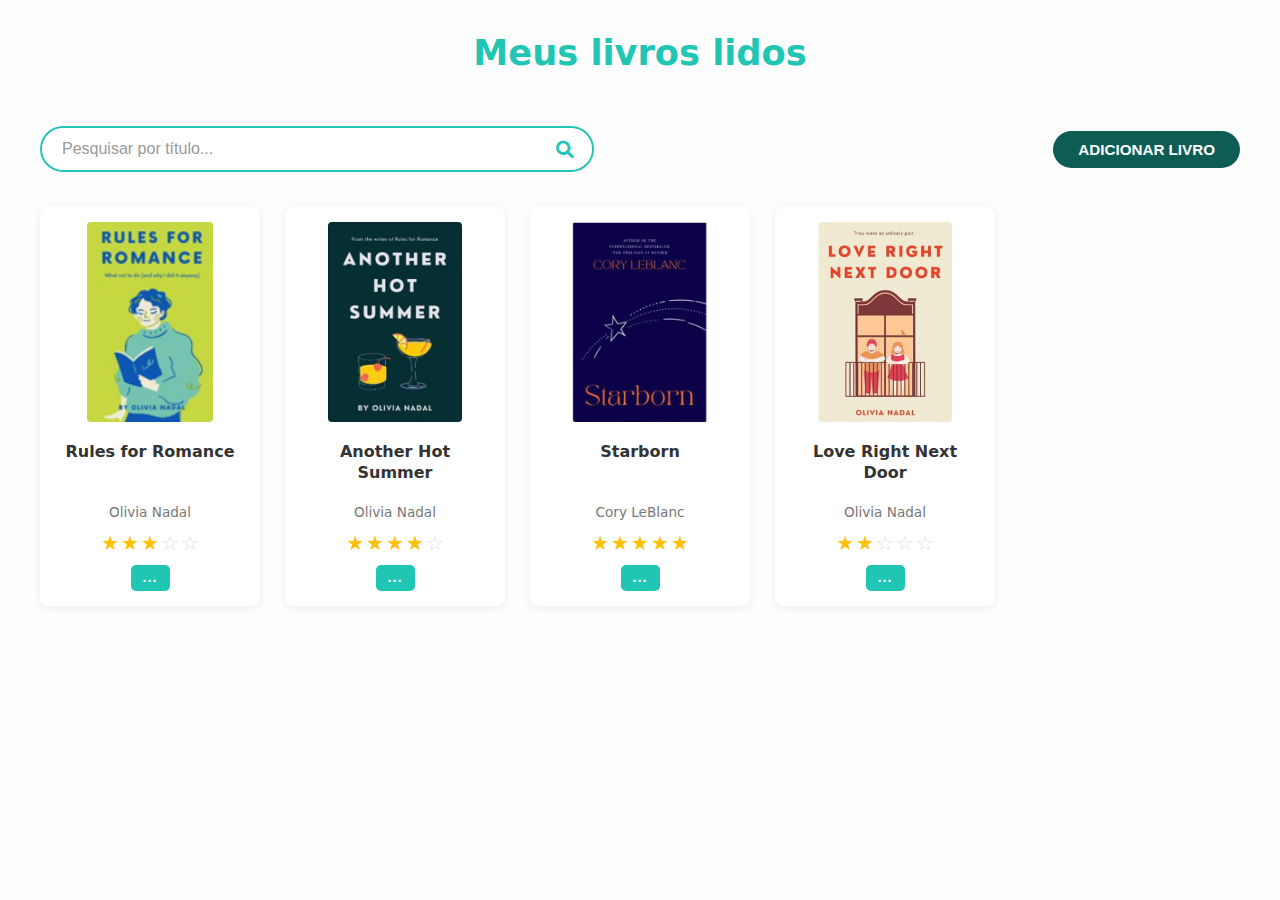
<file: index.html>
<!DOCTYPE html>
<html lang="pt-BR">
<head>
    <meta charset="UTF-8">
    <meta name="viewport" content="width=device-width, initial-scale=1.0">
    <title>Meus Livros Lidos</title>
    <link rel="stylesheet" href="style.css">
    <link rel="stylesheet" href="https://cdnjs.cloudflare.com/ajax/libs/font-awesome/6.0.0-beta3/css/all.min.css">
</head>
<body>
    <header>
        <h1>Meus livros lidos</h1>
    </header>

    <main>
        <div class="search-add-container">
            <div class="search-bar">
                <input type="text" id="searchInput" placeholder="Pesquisar por título...">
                <button id="searchButton"><i class="fas fa-search"></i></button>
            </div>
            <button id="addBookBtn" class="btn btn-primary">Adicionar Livro</button>
        </div>

        <div id="bookList" class="book-grid">
            
            <div class="book-card" data-id="1" onclick="openDetailsModalWithData(this)">
                <img src="images/rules.jpg.png" alt="Capa do livro Rules for Romance">
                <h3>Rules for Romance</h3>
                <p class="author">Olivia Nadal</p>
                <div class="rating">
                    <span class="star filled">★</span>
                    <span class="star filled">★</span>
                    <span class="star filled">★</span>
                    <span class="star">☆</span>
                    <span class="star">☆</span>
                </div>
                <button class="options-btn" data-id="1" onclick="event.stopPropagation(); console.log('Options for book 1');">...</button>
            </div>
            <div class="book-card" data-id="2" onclick="openDetailsModalWithData(this)">
                <img src="images/another.jpg.png" alt="Capa do livro Another Hot Summer">
                <h3>Another Hot Summer</h3>
                <p class="author">Olivia Nadal</p>
                <div class="rating">
                    <span class="star filled">★</span>
                    <span class="star filled">★</span>
                    <span class="star filled">★</span>
                    <span class="star filled">★</span>
                    <span class="star">☆</span>
                </div>
                <button class="options-btn" data-id="2" onclick="event.stopPropagation(); console.log('Options for book 2');">...</button>
            </div>
            <div class="book-card" data-id="3" onclick="openDetailsModalWithData(this)">
                <img src="images/starborn.jpg.png" alt="Capa do livro Starborn">
                <h3>Starborn</h3>
                <p class="author">Cory LeBlanc</p>
                <div class="rating">
                    <span class="star filled">★</span>
                    <span class="star filled">★</span>
                    <span class="star filled">★</span>
                    <span class="star filled">★</span>
                    <span class="star filled">★</span>
                </div>
                <button class="options-btn" data-id="3" onclick="event.stopPropagation(); console.log('Options for book 3');">...</button>
            </div>
            <div class="book-card" data-id="4" onclick="openDetailsModalWithData(this)">
                <img src="images/love.jpg.png" alt="Capa do livro Love Right Next Door">
                <h3>Love Right Next Door</h3>
                <p class="author">Olivia Nadal</p>
                <div class="rating">
                    <span class="star filled">★</span>
                    <span class="star filled">★</span>
                    <span class="star">☆</span>
                    <span class="star">☆</span>
                    <span class="star">☆</span>
                </div>
                <button class="options-btn" data-id="4" onclick="event.stopPropagation(); console.log('Options for book 4');">...</button>
            </div>
        </div>
    </main>

    <div id="bookDetailsModal" class="modal">
        <div class="modal-content">
            <span class="close-button" onclick="closeDetailsModal()">×</span>
            <div class="modal-details-layout">
                <div class="modal-details-left">
                    <div id="modalBookCoverContainer"><img id="modalBookCover" src="images/another.jpg.png" alt="Capa do livro"></div>
                    <button id="deleteBookModalBtn" class="btn btn-danger btn-full-width">Excluir este livro</button>
                    <div class="book-meta">
                        <p><strong>Nota:</strong> <span id="modalBookRating">★★★★☆</span></p>
                        <p><strong>Adicionado em:</strong> <span id="modalBookDateAdded">12/04/2022</span></p>
                        <p><strong>Gênero:</strong> <span id="modalBookGenre">Romance</span></p>
                        <p><strong>ISBN-13:</strong> <span id="modalBookISBN13">97838793495790</span></p>
                        <p><strong>ISBN-10:</strong> <span id="modalBookISBN10">8973478841</span></p>
                        <p><strong>Ano:</strong> <span id="modalBookYear">2019</span></p>
                        <p><strong>Páginas:</strong> <span id="modalBookPages">304</span></p>
                        <p><strong>Idioma:</strong> <span id="modalBookLanguage">Português</span></p>
                        <p><strong>Editora:</strong> <span id="modalBookPublisher">Versus</span></p>
                    </div>
                    <button id="editBookModalBtnDetails" class="btn btn-primary btn-full-width btn-edit-book-details">Editar</button>
                </div>
                <div class="modal-details-right">
                    <h2 id="modalBookTitle">Another Hot Summer</h2>
                    <p id="modalBookAuthor" class="modal-author-name">Olivia Nadal</p>
                    
                    <p class="section-label"><strong>Sinopse:</strong></p>
                    <p id="modalBookSynopsis">Lorem ipsum dolor sit amet, consectetur adipiscing elit. Sed tempus non quam non sodales. Duis ac aliquet dui, fermentum maximus risus. Phasellus dictum euismod metus quis feugiat. Duis at erat justo. Nulla lobortis tortor non erat tincidunt laoreet. Mauris vitae odio non lectus vulputate pretium. Phasellus rhoncus ullamcorper justo ut maximus. Quisque sed posuere tortor. Nunc sit amet augue quis lectus pulvinar varius a eget lorem. Duis venenatis nulla id magna placerat lacinia. Phasellus in felis vitae odio lobortis dignissim sed sit amet est. Curabitur suscipit nunc arcu, venenatis feugiat tellus auctor sed. Integer fringilla nibh sed accumsan volutpat. Aliquam dictum ultrices velit eleifend iaculis. Suspendisse suscipit, justo non molestie lacinia, tortor sem luctus lectus, at accumsan nulla diam in sapien.</p>
                    
                    <div class="review-heading-container">
                        <p class="section-label"><strong>Resenha:</strong></p>
                        <span class="edit-review-icon"><i class="fas fa-pencil-alt"></i></span>
                    </div>
                    <p id="modalBookReview" class="user-review">Lorem ipsum dolor sit amet, consectetur adipiscing elit. Sed tempus non quam non sodales. Duis ac aliquet dui, fermentum maximus risus. Phasellus dictum euismod metus quis feugiat. Duis at erat justo. Nulla lobortis tortor non erat tincidunt laoreet. Mauris vitae odio non lectus vulputate pretium.</p>
                </div>
            </div>
        </div>
    </div>

   
    <div id="addEditBookModal" class="modal">
        <div class="modal-content form-modal-content">
            <span class="close-button" onclick="closeAddEditModal()">×</span>
            <h2 id="modalFormTitle">Editar</h2>
            <form id="bookForm">
                <input type="hidden" id="bookId">

                <label for="titulo">Título:</label>
                <input type="text" id="titulo" name="titulo" required>

                <label for="autor">Autor:</label>
                <input type="text" id="autor" name="autor" required>

                <label for="anoPublicacao">Ano de Publicação:</label>
                <input type="number" id="anoPublicacao" name="anoPublicacao">

                <label for="genero">Gênero:</label>
                <input type="text" id="genero" name="genero">

                <label for="isbn">ISBN:</label>
                <input type="text" id="isbn" name="isbn">

                <label for="paginas">Páginas:</label>
                <input type="number" id="paginas" name="paginas">

                <label for="idioma">Idioma:</label>
                <input type="text" id="idioma" name="idioma"> 

                <label for="editora">Editora:</label>
                <input type="text" id="editora" name="editora">

                <label for="capaUrl">URL da Capa (opcional):</label>
                <input type="url" id="capaUrl" name="capaUrl" placeholder="capa.jpg">

                <label for="sinopse">Sinopse:</label>
                <textarea id="sinopse" name="sinopse" rows="4"></textarea>

                <label for="notaUsuario">Nota (0-5):</label>
                <input type="number" id="notaUsuario" name="notaUsuario" min="0" max="5" step="0.1">

                <label for="resenhaUsuario">Sua Resenha (opcional):</label>
                <textarea id="resenhaUsuario" name="resenhaUsuario" rows="4"></textarea>

                <div class="form-actions">
                    <button type="button" class="btn btn-secondary" onclick="closeAddEditModal()">VOLTAR</button> 
                    <button type="submit" class="btn btn-primary">SALVAR</button> 
                </div>
            </form>
        </div>
    </div>
    <script src="script.js"></script>
</body>
</html>
</file>
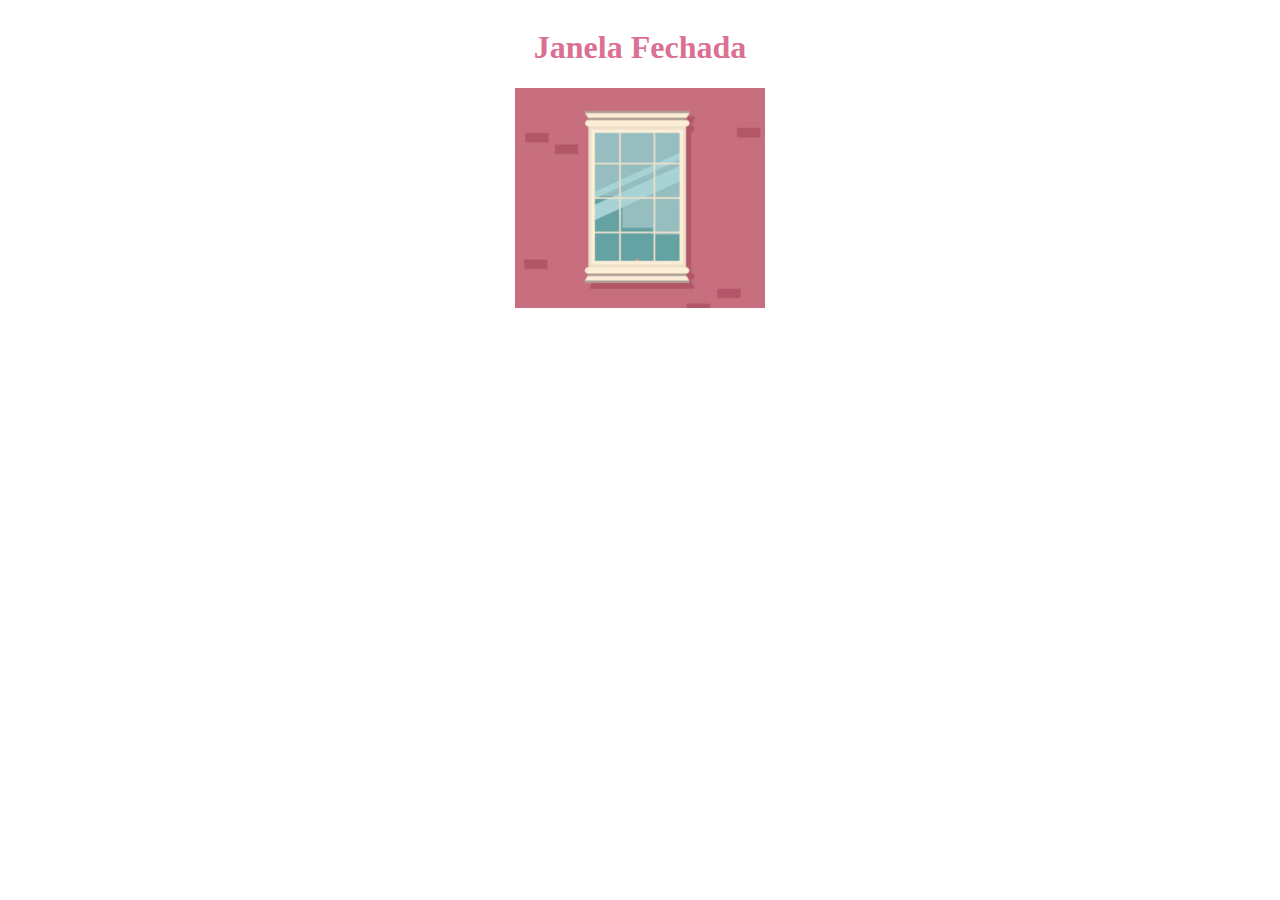
<file: Atividade13/Atividade13.html>
<!DOCTYPE html>
<html lang="en">
<head>
    <meta charset="UTF-8">
    <meta name="viewport" content="width=device-width, initial-scale=1.0">
    <title>Atividade 13</title>

    <style>
         body {
        display: flex;
        flex-direction: column;
        align-items: center;
    }
        #janela {
            max-width: 250px;
            cursor: pointer; 
            justify-content: center;
            
        
        }
        h1 {
            text-align: center;
            color: palevioletred;
            font-family:'Segoe UI';
                }
    </style>
</head>
<body>
    <h1 id="status">Janela Fechada</h1>
    <div>
    <img id="janela" src="janela fechada.PNG" alt="Janela Fechada">
    </div>
    <script>
        const janela = document.getElementById('janela');
        const status = document.getElementById('status');

        function abrirJanela() {
        janela.src = 'janela aberta.PNG'; 
        status.textContent = 'Janela Aberta';
    }

   
    function fecharJanela() {
        janela.src = "janela fechada.PNG"; 
        status.textContent = 'Janela Fechada';
    }

   
    function quebrarJanela() {
        janela.src = 'janela quebrada.PNG'; 
        status.textContent = 'Janela Quebrada';
    }

    janela.addEventListener('mouseover', abrirJanela);
    janela.addEventListener('mouseout', fecharJanela);
    janela.addEventListener('click', quebrarJanela);
    </script>
   
</script>
</body>
</html>
</file>
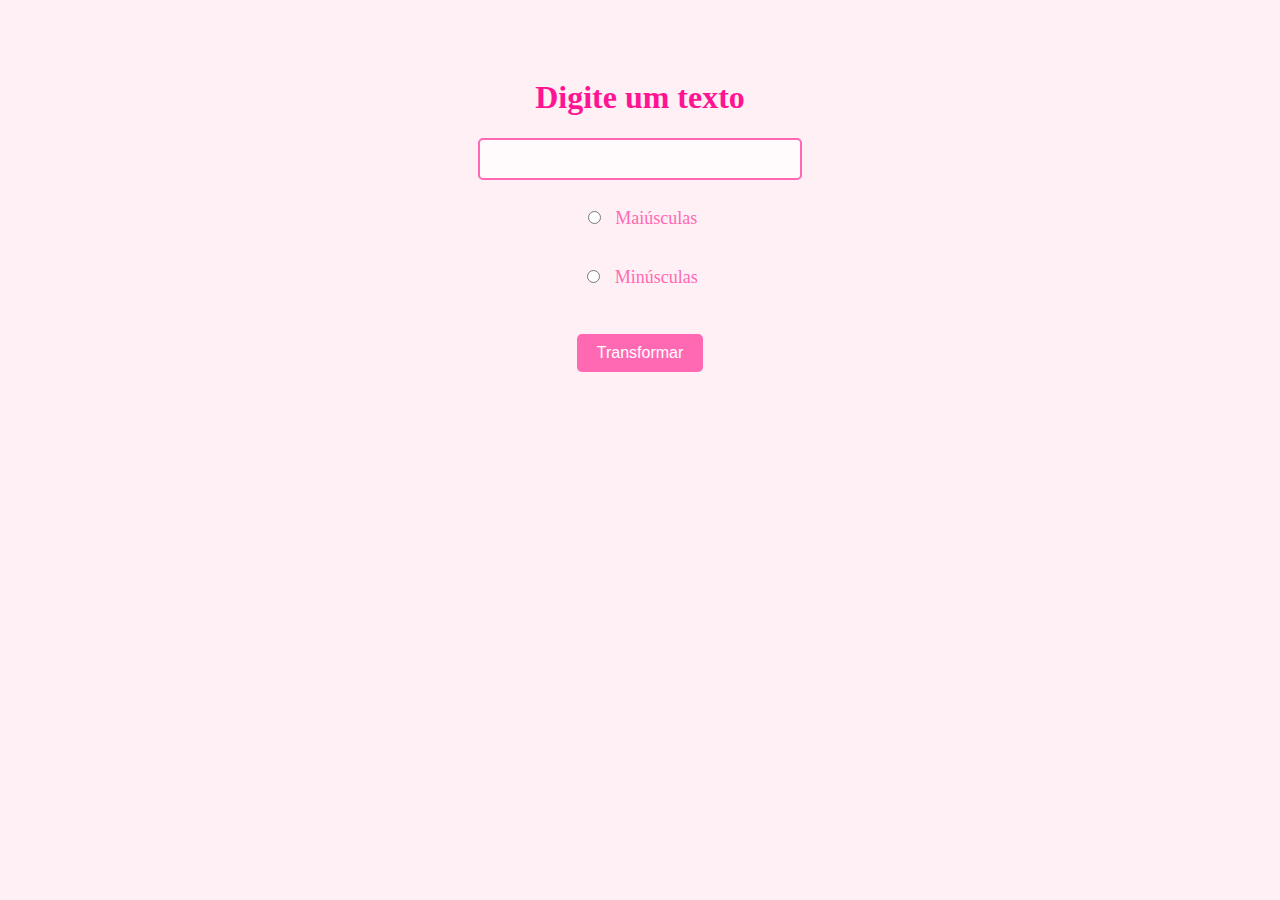
<file: Atividade14/Atividade14.html>
<!DOCTYPE html>
<html lang="en">
<head>
    <meta charset="UTF-8">
    <meta name="viewport" content="width=device-width, initial-scale=1.0">
    <title>Atividade 14</title>
</head>

<style>
    body {
        font-family: Georgia;
        background-color: #fff0f5;
        color: #ff69b4;
        text-align: center;
        padding: 50px;
    }

    h1, h2 {
        font-family:Georgia;
        color: #ff1493;
    }

    input[type="text"] {
        padding: 10px;
        width: 300px;
        font-size: 16px;
        border: 2px solid #ff69b4;
        border-radius: 5px;
        color: #ff1493;
        background-color: #fffafc;
    }

    label {
        font-size: 18px;
        display: block;
        margin: 10px 0;
    }

    input[type="radio"] {
        margin-right: 10px;
    }

    button {
        background-color: #ff69b4;
        color: white;
        padding: 10px 20px;
        border: none;
        border-radius: 5px;
        font-size: 16px;
        cursor: pointer;
        transition: background-color 0.3s ease;
    }

    button:hover {
        background-color: #ff1493;
    }

    #resultado {
        margin-top: 30px;
        font-size: 24px;
        font-weight: bold;
        color: #b90a67;
    }

    
</style>

<body>
    <h1>Digite um texto</h1>

<input type="text" id="texto" >
<br><br>

<label>
    <input type="radio" name="transformacao" value="maiuscula" id="maiuscula">
    Maiúsculas
</label>
<br>

<label>
    <input type="radio" name="transformacao" value="minuscula" id="minuscula">
    Minúsculas
</label>
<br><br>

<button id="transformar">Transformar</button>

<h2 id="resultado"></h2>

<script>
    const textoInput = document.getElementById('texto');
    const resultado = document.getElementById('resultado');
    const transformarBtn = document.getElementById('transformar');

    transformarBtn.addEventListener('click', () => {
        const texto = textoInput.value;
        if (document.getElementById('maiuscula').checked) {
            resultado.textContent = texto.toUpperCase(); 
        } else if (document.getElementById('minuscula').checked) {
            resultado.textContent = texto.toLowerCase();
        } else {
            resultado.textContent = 'escolha uma opção';
        }
    });
</script>
</body>
</html>
</file>
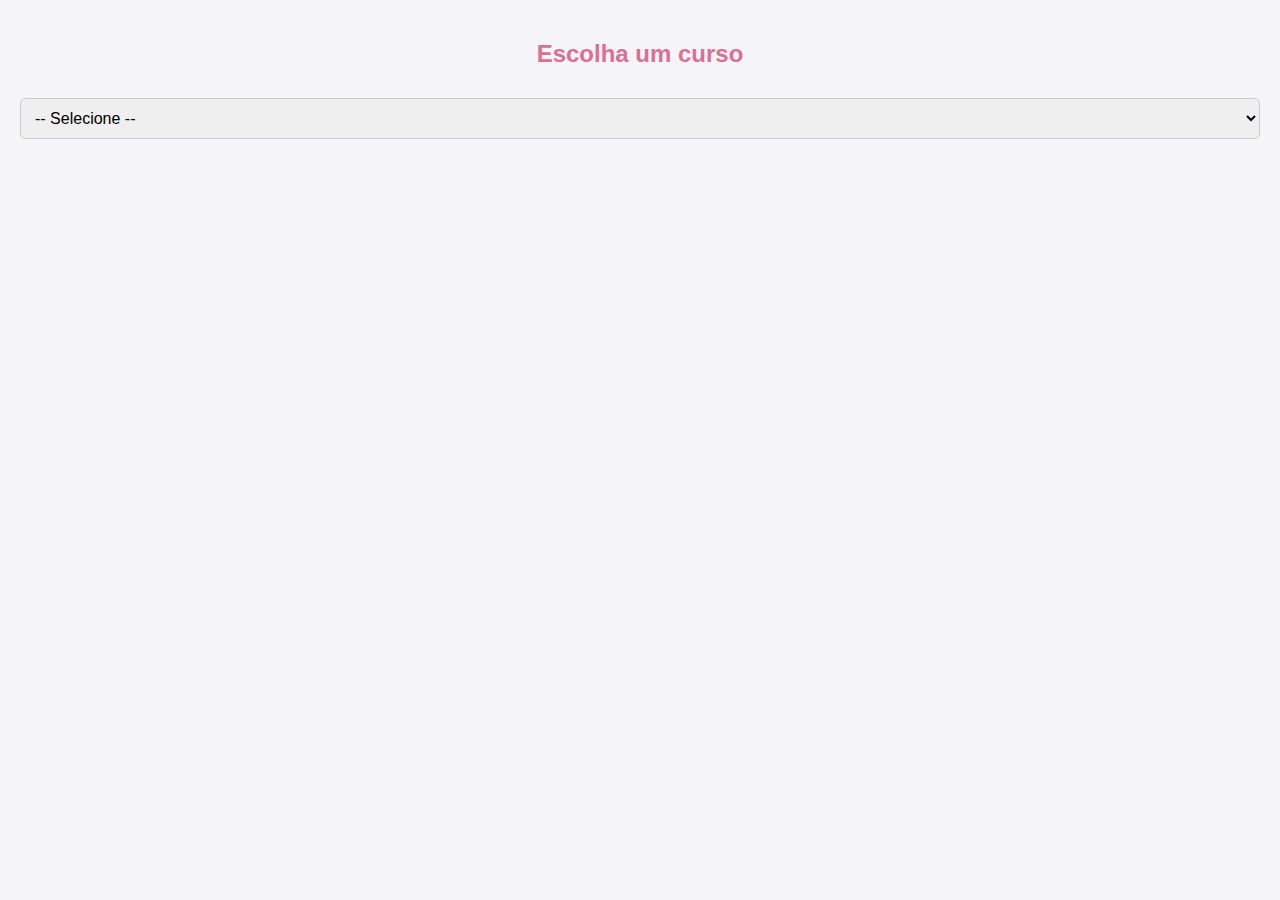
<file: Atividade16/Atividade16.html>
<!DOCTYPE html>
<html lang="pt-BR">
<head>
    <meta charset="UTF-8">
    <meta name="viewport" content="width=device-width, initial-scale=1.0">
    <title>Cursos da Fatec Sorocaba</title>

    <style>
        body {
            font-family: Arial, sans-serif;
            background-color: #f4f4f9;
            margin: 0;
            padding: 20px;
        }

        h2 {
            color: palevioletred;
            text-align: center;
        }

        select {
            width: 100%;
            padding: 10px;
            margin: 10px 0;
            border-radius: 5px;
            border: 1px solid #ccc;
            font-size: 16px;
        }

        option {
            padding: 10px;
        }

        .content {
            max-width: 500px;
            margin: 20px auto;
            background-color: #fff;
            padding: 20px;
            border-radius: 8px;
            box-shadow: 0 2px 10px rgba(0, 0, 0, 0.1);
        }

        .content h3 {
            color: rosybrown;
        }

        .content ul {
            list-style-type: none;
            padding: 0;
        }

        .content li {
            margin: 10px 0;
        }

        .content .details {
            font-size: 14px;
            color: #555;
        }

        .content .duration,
        .content .shift,
        .content .location {
            font-weight: bold;
        }
    </style>
</head>
<body>
    <h2>Escolha um curso</h2>
    <select id="curso" onchange="abrirCurso()">
        <option value="">-- Selecione --</option>
        <option value="ads">Análise e Desenvolvimento de Sistemas</option>
        <option value="logistica">Logística</option>
        <option value="mecatronica">Mecatrônica Industrial</option>
        <option value="gestao">Gestão da Tecnologia da Informação</option>
    </select>

    <script>
        function abrirCurso() {
            const select = document.getElementById("curso");
            const valor = select.value;
            const texto = select.options[select.selectedIndex].text;

            if (!valor) return; 

            const confirmacao = confirm(`Deseja abrir uma nova página: ${texto}?`);

            if (confirmacao) {
                let conteudo = '';
                if (valor === 'ads') {
                    conteudo = `
                        <html>
                            <head><title>${texto}</title></head>
                            <body>
                                <div class="content">
                                    <h3>${texto}</h3>
                                    <p>Informações sobre o curso de ${texto}:</p>
                                    <ul>
                                        <li class="duration">Duração: 4 anos</li>
                                        <li class="shift">Período: Noturno</li>
                                        <li class="location">Local: Fatec Sorocaba</li>
                                    </ul>
                                    <p class="details">O curso de Análise e Desenvolvimento de Sistemas visa a formação de profissionais capazes de atuar no desenvolvimento de software, análise de sistemas, gestão de projetos de TI e criação de soluções inovadoras para diferentes setores.</p>
                                </div>
                            </body>
                        </html>
                    `;
                } else if (valor === 'logistica') {
                    conteudo = `
                        <html>
                            <head><title>${texto}</title></head>
                            <body>
                                <div class="content">
                                    <h3>${texto}</h3>
                                    <p>Informações sobre o curso de ${texto}:</p>
                                    <ul>
                                        <li class="duration">Duração: 4 anos</li>
                                        <li class="shift">Período: Noturno</li>
                                        <li class="location">Local: Fatec Sorocaba</li>
                                    </ul>
                                    <p class="details">O curso de Logística forma profissionais capacitados para planejar, implementar e controlar operações logísticas em empresas, garantindo a eficiência no transporte, armazenamento e distribuição de produtos.</p>
                                </div>
                            </body>
                        </html>
                    `;
                } else if (valor === 'mecatronica') {
                    conteudo = `
                        <html>
                            <head><title>${texto}</title></head>
                            <body>
                                <div class="content">
                                    <h3>${texto}</h3>
                                    <p>Informações sobre o curso de ${texto}:</p>
                                    <ul>
                                        <li class="duration">Duração: 4 anos</li>
                                        <li class="shift">Período: Noturno</li>
                                        <li class="location">Local: Fatec Sorocaba</li>
                                    </ul>
                                    <p class="details">O curso de Mecatrônica Industrial prepara os alunos para atuarem na integração de sistemas automatizados, desenvolvendo habilidades em mecânica, eletrônica e informática aplicada à indústria.</p>
                                </div>
                            </body>
                        </html>
                    `;
                } else if (valor === 'gestao') {
                    conteudo = `
                        <html>
                            <head><title>${texto}</title></head>
                            <body>
                                <div class="content">
                                    <h3>${texto}</h3>
                                    <p>Informações sobre o curso de ${texto}:</p>
                                    <ul>
                                        <li class="duration">Duração: 4 anos</li>
                                        <li class="shift">Período: Noturno</li>
                                        <li class="location">Local: Fatec Sorocaba</li>
                                    </ul>
                                    <p class="details">O curso de Gestão da Tecnologia da Informação forma profissionais capazes de gerir projetos de TI, implementar soluções tecnológicas e coordenar equipes de trabalho em áreas como infraestrutura, segurança e inovação tecnológica.</p>
                                </div>
                            </body>
                        </html>
                    `;
                }

                let novaJanela = window.open("", "", "width=600,height=400");
                novaJanela.document.write(conteudo);
                novaJanela.document.close();
            }
        }
    </script>
</body>
</html>
</file>
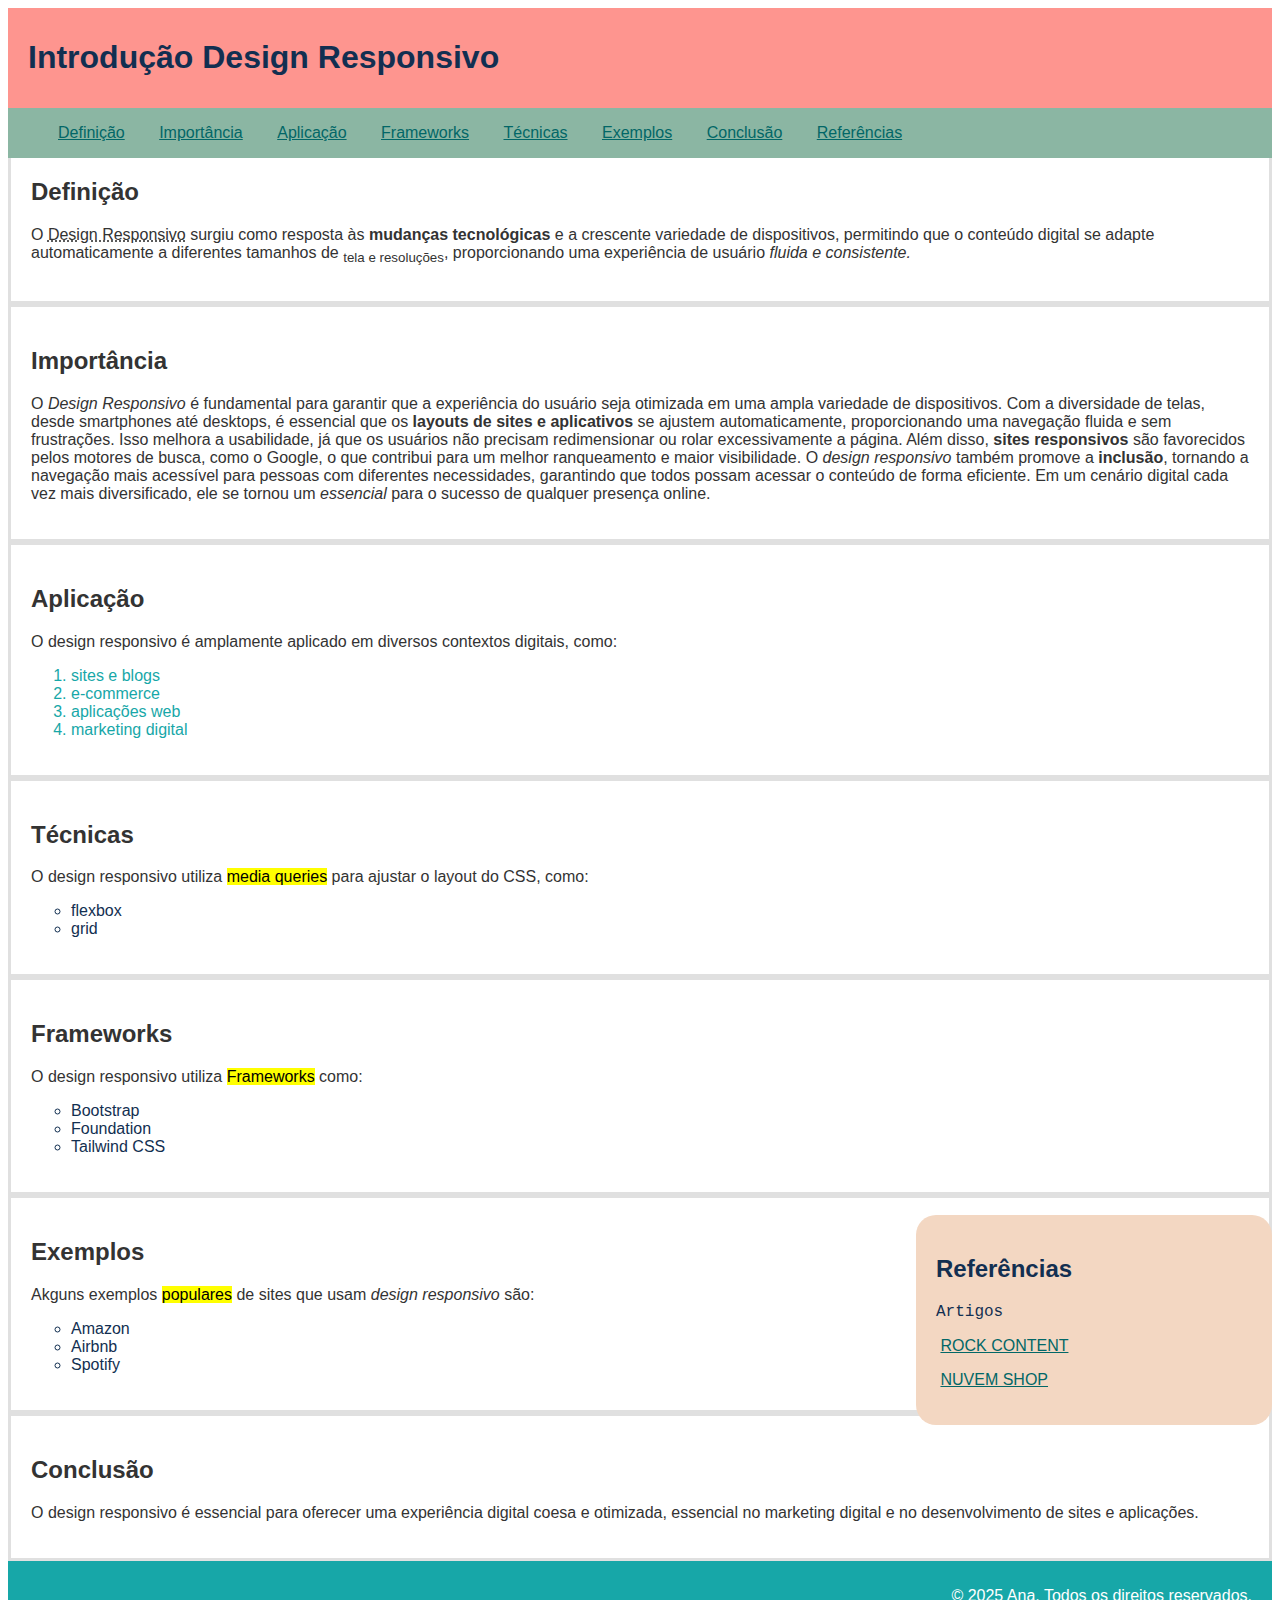
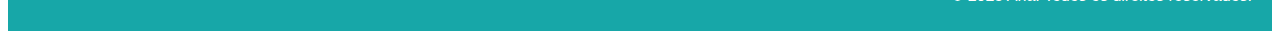
<file: Atividade3/DesignResp.html>
<!DOCTYPE html>
<html lang="pt-br">

<head>
    <meta charset="UTF-8">
    <meta name="viewport" content="width=device-width, initial-scale=1.0">
    <title>Design Responsivo</title>
    <link rel="stylesheet" href="style.css">
</head>

<body>
    <main>
        <header>
            <h1>Introdução Design Responsivo</h1>
        </header>
        <nav>
            <ul>
                <li><a href="#definicao">Definição</a></li>
                <li><a href="#importancia">Importância</a></li>
                <li><a href="#aplicacao">Aplicação</a></li>
                <li><a href="#frameworks">Frameworks</a></li>
                <li><a href="#tecnicas">Técnicas</a></li>
                <li><a href="#exemplos">Exemplos</a></li>
                <li><a href="#conclusao">Conclusão</a></li>
                <li><a href="#referencias">Referências</a></li>

            </ul>
        </nav>
        <section>
            <h2 id="definicao">Definição</h2>
            <article>
                <p>
                    O <abbr title="design">Design Responsivo</abbr> surgiu como resposta às <strong>mudanças
                        tecnológicas</strong> e
                    a crescente variedade de dispositivos, permitindo
                    que o conteúdo digital se adapte automaticamente a
                    diferentes tamanhos de <sub>tela e resoluções</sub>,
                    proporcionando uma experiência de usuário <em>fluida e consistente.</em>

                </p>
            </article>
        </section>
        <section>
            <h2 id="importancia">Importância</h2>
            <article>
                <p>
                    O <em>Design Responsivo</em> é fundamental
                    para garantir que a experiência do usuário seja
                    otimizada em uma ampla variedade de dispositivos.
                    Com a diversidade de telas, desde smartphones até desktops,
                    é essencial que os <strong>layouts de sites e aplicativos</strong> se ajustem automaticamente,
                    proporcionando uma navegação fluida e sem frustrações.
                    Isso melhora a usabilidade, já que os usuários não precisam redimensionar ou rolar
                    excessivamente a página. Além disso, <strong>sites responsivos</strong>
                    são favorecidos pelos motores de busca, como o Google, o que contribui para um melhor ranqueamento e
                    maior visibilidade. O <em>design responsivo</em> também promove a <strong>
                        inclusão</strong>, tornando a navegação mais acessível para pessoas com diferentes necessidades,
                    garantindo que todos possam acessar o conteúdo de forma eficiente.
                    Em um cenário digital cada vez mais diversificado,
                    ele se tornou um <em>essencial</em>
                    para o sucesso de qualquer presença online.

                </p>
            </article>
        </section>
        <section>
            <h2 id="aplicacao">Aplicação</h2>
            <article>
                <p>
                    O design responsivo é amplamente aplicado em diversos contextos digitais, como:
                </p>

                <ol>
                    <li>sites e blogs</li>
                    <li>e-commerce</li>
                    <li>aplicações web</li>
                    <li>marketing digital</li>

                </ol>
            </article>
        </section>
        <section>

            <h2 id="tecnicas">Técnicas</h2>
            <article>
                <p>
                    O design responsivo utiliza <mark>media queries</mark> para ajustar o layout do CSS, como:
                </p>
                <ul>
                    <li>flexbox</li>
                    <li>grid</li>

                </ul>
            </article>
        </section>
        <section>

            <h2 id="frameworks">Frameworks</h2>
            <article>
                <p>
                    O design responsivo utiliza <mark>Frameworks</mark> como:
                </p>
                <ul>
                    <li>Bootstrap</li>
                    <li>Foundation</li>
                    <li>Tailwind CSS</li>
                </ul>
            </article>
        </section>
        <aside>
            <h2 id="referencias">Referências</h2>
            <pre>Artigos</pre>
            <p>&nbsp;<a href="https://www.rockcontent.com/br/talent-blog/design-responsivo/">ROCK CONTENT</a></p>
            <p>&nbsp;<a href="https://www.nuvemshop.com.br/blog/design-responsivo/">NUVEM SHOP</a></p>
        </aside>
        <section>

            <h2 id="exemplos">Exemplos</h2>
            <article>
                <p>
                    Akguns exemplos <mark>populares</mark> de sites que usam <em>design responsivo</em> são:
                </p>
                <ul>
                    <li>Amazon</li>
                    <li>Airbnb</li>
                    <li>Spotify</li>
                </ul>
            </article>
        </section>
        <section>

            <h2 id="conclusao">Conclusão</h2>
            <article>
                <p>
                    O design responsivo é essencial para oferecer uma experiência digital coesa e otimizada, essencial
                    no marketing digital e no desenvolvimento de sites e aplicações.
                </p>

            </article>
        </section>
        
        <footer>
            <p>&copy; 2025 Ana. Todos os direitos reservados.</p>
        </footer>
</body>

</html>
</file>
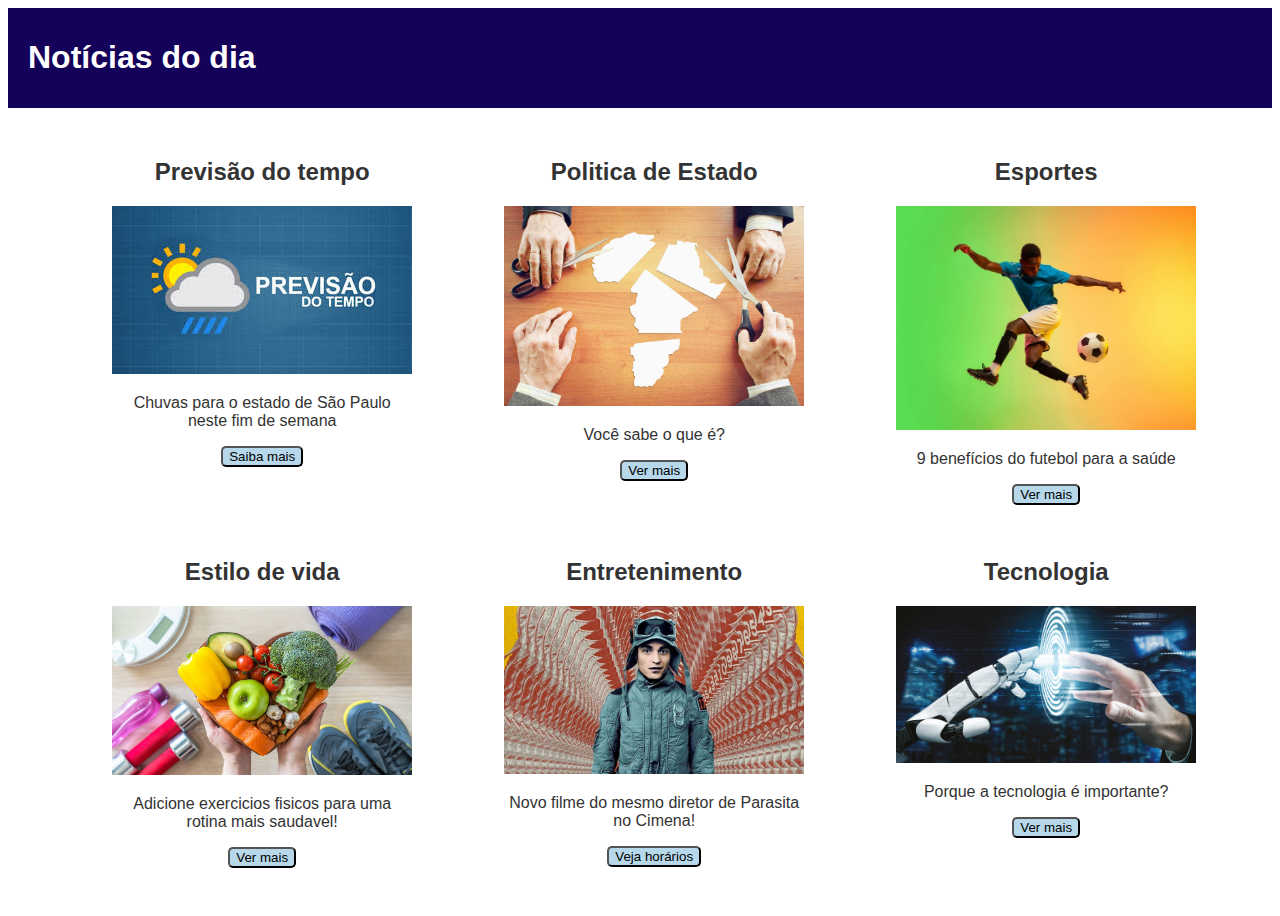
<file: Atividade4/Atividade4.html>
<!DOCTYPE html>
<html lang="en">

<head>
    <meta charset="UTF-8">
    <meta name="viewport" content="width=device-width, initial-scale=1.0">
    <title>Atividade4</title>
    <link rel="stylesheet" href="Atividade4.css">
</head>

<body>
    <main>
        <header>
            <h1>Notícias do dia</h1>
        </header>

        <div class="container">
            <div class="card">
                <h2>Previsão do tempo</h2>
                <img src="img_clima.jfif" alt="">
                <p>Chuvas para o estado de São Paulo neste fim de semana</p>

                <button>Saiba mais</button>
            </div>
                <div class="card">
                    <h2>Politica de Estado</h2>
                    <img src="img_politica.jpg" alt="">
                    <p>Você sabe o que é?</p>

                    <button>Ver mais</button>
                </div>
                
                <div class="card">
                <h2>Esportes</h2>
                <img src="img_esportes.jpg" alt="">
                <p>9 benefícios do futebol para a saúde</p>

                <button>Ver mais</button>
                </div>
            
        </div>
        
        <div class="container">
            <div class="card">
                <h2>Estilo de vida</h2>
                <img src="img_estvida.jfif" alt="">
                <p>Adicione exercicios fisicos para uma rotina mais saudavel!</p>

                <button>Ver mais</button>
            </div>
            <div class="card">
                <h2>Entretenimento</h2>
                <img src="filmes.jpg" alt="">
                <p>Novo filme do mesmo diretor de Parasita no Cimena!</p>

                <button>Veja horários</button>
            </div>
            <div class="card">
                <h2>Tecnologia</h2>
                <img src="tec.png" alt="">
                <p>Porque a tecnologia é importante?</p>

                <button>Ver mais</button>
            </div>
        </div>
</body>

</html>
</file>
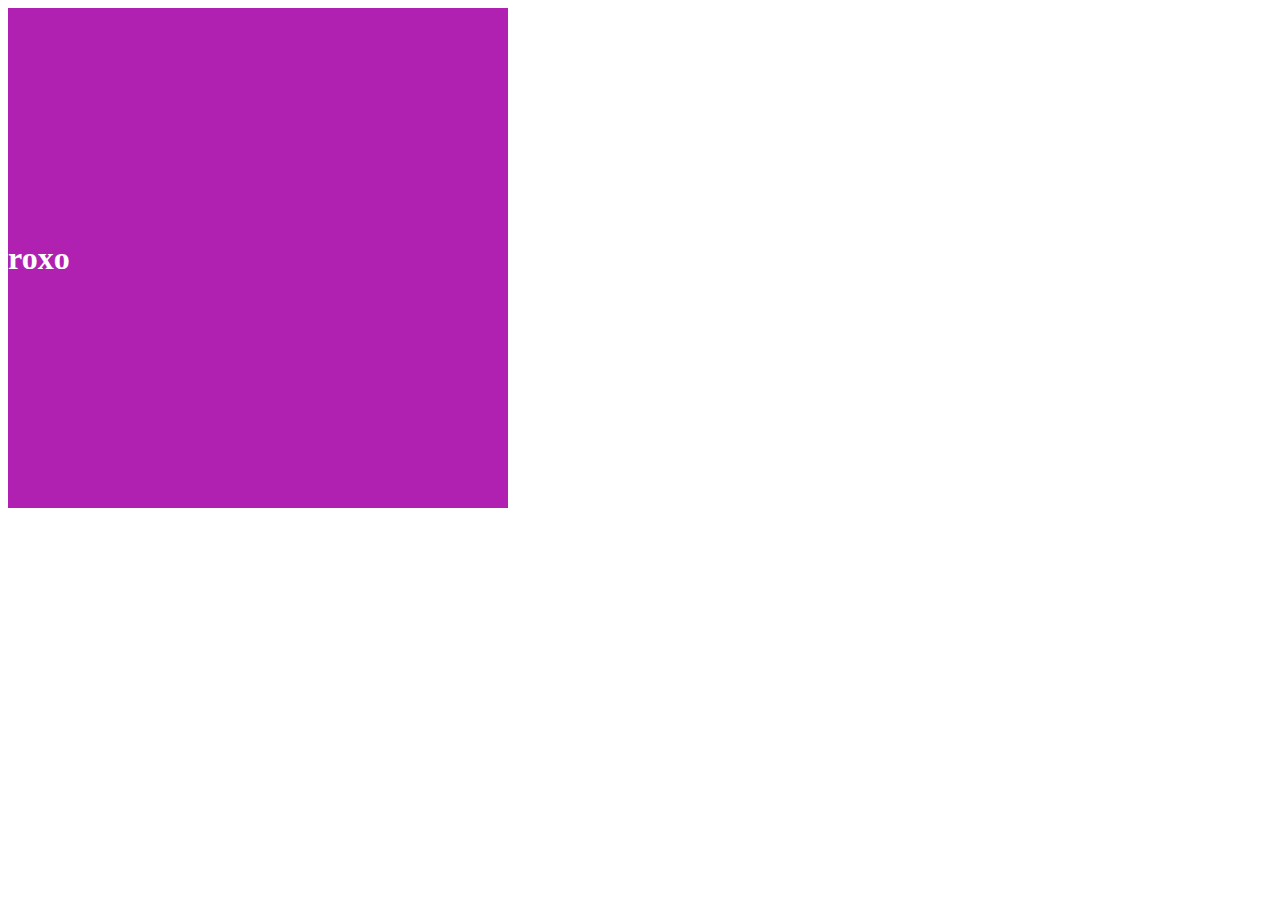
<file: Atividade5/Atividade5.html>
<!DOCTYPE html>
<html lang="en">
<head>
    <meta charset="UTF-8">
    <meta name="viewport" content="width=device-width, initial-scale=1.0">
    <title>Atividade5</title>
    <link rel="stylesheet" href="Atividade5.css">
</head>
<body>
    <div >
        <h2>
            
        </h2>
    </div>
</body>
</html>
</file>
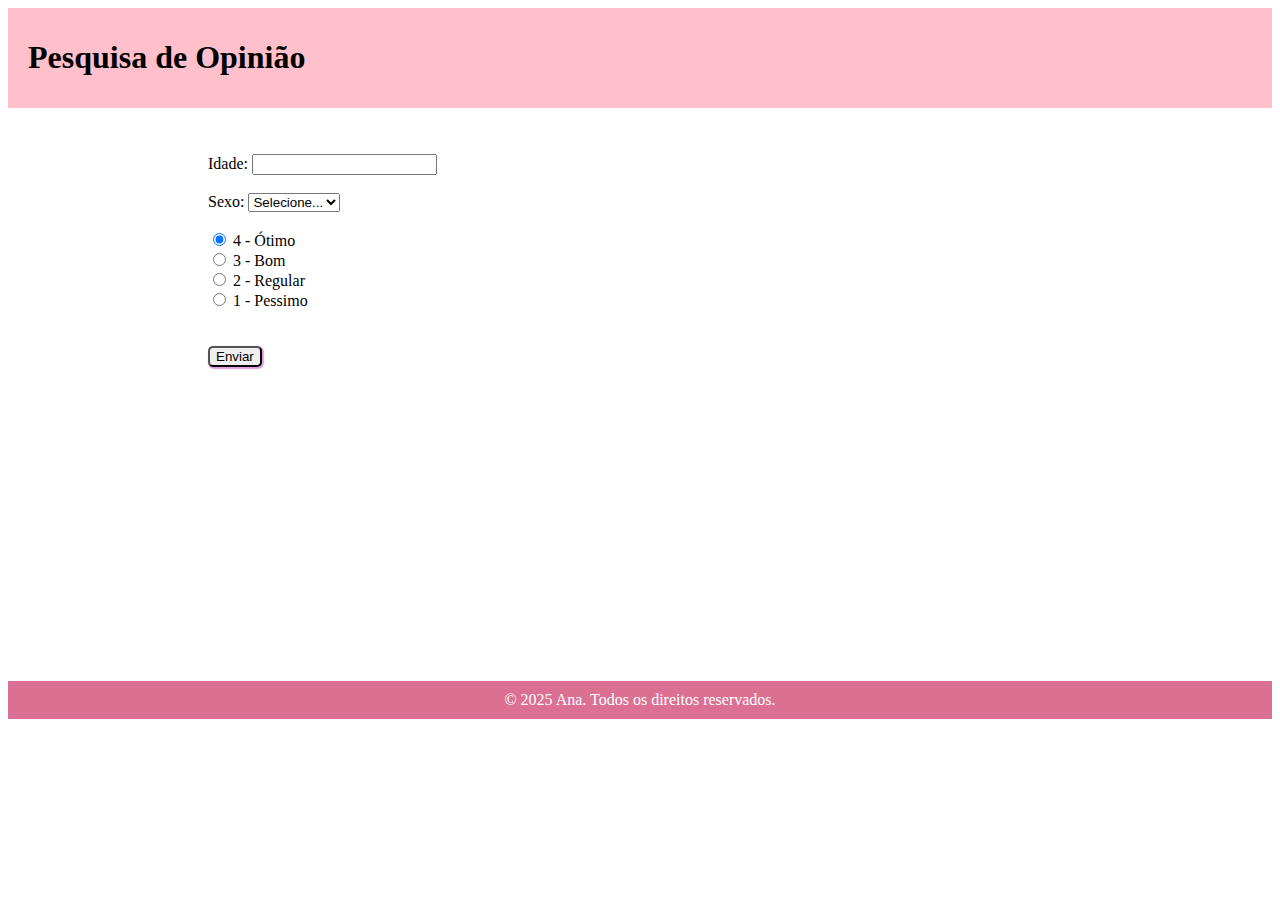
<file: Atividade8/Atividade8.html>
<!DOCTYPE html>
<html lang="en">
<head>
    <meta charset="UTF-8">
    <meta name="viewport" content="width=device-width, initial-scale=1.0">
    <title>Atividade 8</title>
    <link rel="stylesheet" href="Atividade8.css"> 
</head>
<body>
    <header><h1>Pesquisa de Opinião</h1></header>
    <br><br>
    <form id="pesquisa">
        <label for="idade">Idade:</label>
        <input type="number" id="idade" name="idade" required min="1"><br><br>

        <label for="genero">Sexo:</label>
        <select id="genero" name="genero" required>
            <option value="">Selecione...</option>
            <option value="masculino">Masculino</option>
            <option value="feminino">Feminino</option>
            <option value="outro">Outro</option>
        </select><br><br>

        <input type="radio" id="otimo" name="opiniao" value="4" checked />
        <label for="otimo">4 - Ótimo</label><br>
        <input type="radio" id="bom" name="opiniao" value="3" />
        <label for="bom">3 - Bom</label><br>
        <input type="radio" id="regular" name="opiniao" value="2" />
        <label for="regular">2 - Regular</label><br>
        <input type="radio" id="pessimo" name="opiniao" value="1" />
        <label for="pessimo">1 - Pessimo</label><br>

        <br><br>
        <button type="submit" id="enviar">Enviar</button>    
    </form>

    <div id="resultado"></div>

    <script>
        const respostas = [];

        document.getElementById("pesquisa").addEventListener("submit", function(event) {
            event.preventDefault(); 

            const idade = parseInt(document.getElementById("idade").value);
            const genero = document.getElementById("genero").value;

            const radios = document.getElementsByName("opiniao");
            let opiniao;
            for (let i = 0; i < radios.length; i++) {
                if (radios[i].checked) {
                    opiniao = radios[i].value;
                    break; 
                }
            }

            respostas.push({ idade, genero, opiniao });

            atualizaResult();
        });

        function atualizaResult() {
            let somaIdades = 0;
            let idadeMaisVelha = 0;
            let idadeMaisNova = Infinity; 
            let totalOtimo = 0;
            let totalBom = 0;
            let totalMasculino = 0;
            let totalFeminino = 0;
            let totalOutro = 0;

            for (const resposta of respostas) {
                somaIdades += resposta.idade;
                if (resposta.idade > idadeMaisVelha) {
                    idadeMaisVelha = resposta.idade;
                }
                if (resposta.idade < idadeMaisNova) {
                    idadeMaisNova = resposta.idade;
                }

                if (resposta.opiniao === "4") totalOtimo++;
                if (resposta.opiniao === "3") totalBom++;
                if (resposta.genero === "masculino") totalMasculino++;
                if (resposta.genero === "feminino") totalFeminino++;
                if (resposta.genero === "outro") totalOutro++;
            }

            const totalRespostas = respostas.length;
            const mediaIdade = somaIdades / totalRespostas;
            const porcentagemOtimo = ((totalOtimo / totalRespostas) * 100).toFixed(2);
            const porcentagemBom = ((totalBom / totalRespostas) * 100).toFixed(2);

            
            const resultadosDiv = document.getElementById("resultado");
            resultadosDiv.innerHTML = `
                <p>Total de Respostas: ${totalRespostas}</p>
                <p>Média de Idade: ${mediaIdade ? mediaIdade.toFixed(2) : 0}</p>
                <p>Idade da Pessoa Mais Velha: ${idadeMaisVelha ? idadeMaisVelha : 0}</p>
                <p>Idade da Pessoa Mais Nova: ${idadeMaisNova ? idadeMaisNova : 0}</p>
                <p>Porcentagem de "Ótimo": ${porcentagemOtimo}%</p>
                <p>Porcentagem de "Bom": ${porcentagemBom}%</p>
                <p>Total de Homens: ${totalMasculino}</p>
                <p>Total de Mulheres: ${totalFeminino}</p>
                <p>Total de Outros: ${totalOutro}</p>
            `;
        }
    </script>
    <br><br><br><br><br><br><br><br> <br><br><br><br><br><br><br><br>
    <footer><p>&copy; 2025 Ana. Todos os direitos reservados.</p></footer>
</body>
</html>
</file>
<file: style.css>
:root {
    --primary-color: #20C5B3; 
    --primary-darker: #0D5D54; 
    --primary-lighter: #A0DED6; 
    --primary-lightest: #E0F2F1;
    --text-on-primary-lighter: #004D40; 

    --text-color: #333333; 
    --text-light: #555555;
    --text-lighter: #777777; 
    --placeholder-text: #999999; 

    --background-color: #FDFDFD; 
    --card-background: #FFFFFF; 
    --border-color: #DEE2E6; 
    --input-border-color: var(--primary-color); 

    --star-color: #FFC107; 
    --star-empty-color: #E0E0E0; 

    --danger-color: #D32F2F; 
    --danger-hover: #C62828;
}

body {
    font-family: system-ui, -apple-system, BlinkMacSystemFont, "Segoe UI", Roboto, Oxygen, Ubuntu, Cantarell, "Open Sans", "Helvetica Neue", sans-serif;
    margin: 0;
    background-color: var(--background-color);
    color: var(--text-color);
    line-height: 1.6;
}

header {
    background-color: var(--background-color);
    color: var(--primary-color);
    padding: 25px 20px;
    text-align: center;
    box-shadow: none;
}

header h1 {
    margin: 0;
    font-size: 2.2em;
    font-weight: 600;
}

main {
    padding: 20px;
    max-width: 1200px;
    margin: 0 auto; 
}


.search-add-container {
    display: flex;
    justify-content: space-between;
    align-items: center;
    margin-bottom: 35px;
    background-color: transparent;
    padding: 0;
}

.search-bar {
    display: flex;
    border: 2px solid var(--primary-color);
    border-radius: 50px;
    overflow: hidden;
    flex-grow: 1;
    margin-right: 20px;
    max-width: 550px;
    background-color: var(--card-background);
}
.search-add-container:has(#addBookBtn:empty) .search-bar,
.search-add-container:not(:has(#addBookBtn)) .search-bar {
    margin-left: auto;
    margin-right: auto;
    flex-grow: 0;
}

.search-bar input[type="text"] {
    border: none;
    padding: 12px 20px;
    font-size: 1em;
    outline: none;
    flex-grow: 1;
    border-radius: 50px 0 0 50px;
    color: var(--text-light);
}

.search-bar input[type="text"]::placeholder {
    color: var(--placeholder-text);
   
}

.search-bar button {
    background-color: var(--card-background);
    color: var(--primary-color);
    border: none;
    padding: 0 18px;
    cursor: pointer;
    font-size: 1.1em;
    border-radius: 0 50px 50px 0;
    display: flex;
    align-items: center;
    justify-content: center;
}
.search-bar button:hover {
    background-color: var(--primary-lightest);
}


.btn {
    padding: 10px 25px;
    border: none;
    border-radius: 25px;
    cursor: pointer;
    font-size: 0.95em;
    text-transform: uppercase;
    font-weight: bold;
    transition: background-color 0.2s ease, color 0.2s ease, border-color 0.2s ease, box-shadow 0.2s ease;
    display: inline-flex;
    align-items: center;
    justify-content: center;
}

.btn-primary {
    background-color: var(--primary-darker);
    color: white;
}
.btn-primary:hover {
    background-color: #0F524C; 
    box-shadow: 0 2px 5px rgba(0,0,0,0.1);
}

.btn-secondary {
    background-color: var(--primary-lighter);
    color: var(--text-on-primary-lighter);
}
.btn-secondary:hover {
    background-color: #8BCBC3;
    box-shadow: 0 2px 5px rgba(0,0,0,0.1);
}

.btn-danger {
    background-color: var(--danger-color);
    color: white;
}
.btn-danger:hover {
    background-color: var(--danger-hover);
    box-shadow: 0 2px 5px rgba(0,0,0,0.1);
}

.btn-full-width {
    width: 100%;
    margin-top: 10px;
    margin-bottom: 10px;
}


.book-grid {
    display: grid;
    grid-template-columns: repeat(auto-fill, minmax(200px, 1fr)); 
    gap: 25px;
}

.book-card {
    background-color: var(--card-background);
    border: none;
    border-radius: 8px; 
    padding: 15px;
    text-align: center;
    box-shadow: 0 2px 8px rgba(0,0,0,0.07);
    position: relative;
    cursor: pointer;
    transition: transform 0.2s ease-in-out, box-shadow 0.2s ease-in-out;
    display: flex;
    flex-direction: column;
}
.book-card:hover {
    transform: translateY(-4px);
    box-shadow: 0 5px 15px rgba(0,0,0,0.1);
}

.book-card img {
    max-width: 100%;
    height: 200px; 
    object-fit: contain; 
    margin-bottom: 12px;
    border-radius: 4px; 
    align-self: center;
}

.book-card h3 {
    font-size: 1em;
    margin: 8px 0 4px;
    color: var(--text-color);
    font-weight: 600;
    line-height: 1.3;
    min-height: 2.6em; 
}

.book-card .author {
    font-size: 0.85em;
    color: var(--text-lighter);
    margin-bottom: 10px;
    min-height: 1.2em; 
}

.book-card .rating {
    margin-bottom: 12px;
    line-height: 1;
    flex-grow: 1; 
    display: flex;
    flex-direction: column;
    justify-content: flex-end;
}
.book-card .rating .star,
#modalBookRating .star {
    font-size: 1.25em;
    color: var(--star-color);
    margin: 0 1px;
}

.book-card .rating .star:not(.filled),
#modalBookRating .star:not(.filled) {
    color: var(--star-empty-color);
}


.book-card .options-btn {
    background: var(--primary-color);
    color: white;
    border: none;
    border-radius: 5px; 
    padding: 4px 12px; 
    cursor: pointer;
    font-size: 0.9em; 
    font-weight: bold;
    letter-spacing: 1px; 
    line-height: 1.2;
    align-self: center;
    margin-top: auto; 
}
.book-card .options-btn:hover {
    background: var(--primary-darker);
}


.modal {
    display: none;
    position: fixed;
    z-index: 1000;
    left: 0;
    top: 0;
    width: 100%;
    height: 100%;
    overflow: auto;
    background-color: rgba(0,0,0,0.5);
    animation: fadeInModalBg 0.3s ease-out;
}
@keyframes fadeInModalBg { from { background-color: rgba(0,0,0,0); } to { background-color: rgba(0,0,0,0.5); } }


.modal-content {
    background-color: var(--card-background);
    margin: 5% auto; 
    padding: 25px 30px;
    border: none;
    border-radius: 8px;
    width: 90%;
    box-shadow: 0 5px 20px rgba(0,0,0,0.15);
    position: relative;
    animation: fadeInModalContent 0.25s ease-out;
}

@keyframes fadeInModalContent {
    from {opacity: 0; transform: translateY(-20px) scale(0.98);}
    to {opacity: 1; transform: translateY(0) scale(1);}
}

.close-button {
    color: var(--text-lighter);
    position: absolute;
    top: 15px;
    right: 20px;
    font-size: 26px;
    font-weight: bold;
    transition: color 0.2s;
}
.close-button:hover,
.close-button:focus {
    color: var(--text-color);
    text-decoration: none;
    cursor: pointer;
}


#bookDetailsModal .modal-content {
    max-width: 800px; 
}

.modal-details-layout {
    display: flex;
    gap: 30px; 
}

.modal-details-left {
    flex: 0 0 220px; 
    display: flex;
    flex-direction: column;
}
.modal-details-left #modalBookCoverContainer {
    width: 100%;
    margin-bottom: 15px;
}
.modal-details-left #modalBookCover {
    width: 100%;
    max-width: 200px; 
    height: auto;
    object-fit: contain;
    border-radius: 6px;
    display: block; 
    margin-left: auto;
    margin-right: auto;
}

.modal-details-left .btn-danger { 
    margin-bottom: 15px; 
}

.book-meta {
    font-size: 0.9em;
}
.book-meta p {
    margin: 6px 0;
    color: var(--text-light);
    line-height: 1.5;
}
.book-meta p strong {
    color: var(--text-color);
    min-width: 80px; 
    display: inline-block;
    font-weight: 600;
}
#modalBookRating .star { font-size: 1.1em; } 

.modal-details-left .btn-edit-book-details { 
    background-color: var(--primary-color); 
    color: white;
    text-transform: none; 
    font-size: 1em; 
    font-weight: 500;
    padding: 10px 20px;
}
.modal-details-left .btn-edit-book-details:hover {
    background-color: var(--primary-darker);
}


.modal-details-right {
    flex: 1; 
}

#modalBookTitle {
    margin-top: 0; 
    font-size: 1.9em;
    font-weight: 600;
    color: var(--text-color);
    margin-bottom: 2px;
}
#modalBookAuthor {
    font-size: 1.15em;
    color: var(--text-light);
    margin-bottom: 20px;
    display: block;
}

.modal-details-right .section-label strong { 
    font-size: 1.1em;
    font-weight: 600;
    color: var(--text-color);
    margin-top: 15px; 
    margin-bottom: 8px;
    display: block;
}

#modalBookSynopsis, #modalBookReview.user-review {
    line-height: 1.6;
    color: var(--text-light);
    font-size: 0.95em;
    margin-bottom: 20px; 
}

.review-heading-container {
    display: flex;
    justify-content: space-between;
    align-items: center;
    margin-bottom: 0px;
}
.review-heading-container .section-label strong {
    margin-bottom: 0; 
    margin-top: 15px;
}
.edit-review-icon {
    color: var(--text-light);
    font-size: 0.9em;
    cursor: pointer;
    padding: 5px; 
}
.edit-review-icon:hover {
    color: var(--primary-color);
}

#modalBookReview.user-review {
    background-color: #F8F9FA;
    border-left: 3px solid var(--primary-color);
    padding: 12px 15px;
    margin-top: 8px; 
    border-radius: 0 5px 5px 0;
}



#addEditBookModal .modal-content {
    max-width: 550px;
}

#modalFormTitle {
    color: var(--primary-color);
    font-size: 1.7em;
    font-weight: 600;
    text-align: center;
    margin-bottom: 30px;
}

#bookForm label {
    display: block;
    margin-top: 15px;
    margin-bottom: 6px;
    font-weight: 500;
    font-size: 0.9em;
    color: var(--text-light);
}
#bookForm label:first-of-type {
    margin-top: 0;
}

#bookForm input[type="text"],
#bookForm input[type="number"],
#bookForm input[type="url"],
#bookForm textarea {
    width: 100%;
    padding: 11px 18px; 
    border: 1.5px solid var(--input-border-color);
    border-radius: 20px;
    font-size: 0.95em;
    box-sizing: border-box;
    background-color: var(--card-background);
    color: var(--text-color);
    transition: border-color 0.2s ease, box-shadow 0.2s ease;
}
#bookForm input[type="text"]::placeholder,
#bookForm input[type="number"]::placeholder,
#bookForm input[type="url"]::placeholder,
#bookForm textarea::placeholder {
    color: var(--placeholder-text);
    
}
#bookForm input:focus, #bookForm textarea:focus {
    outline: none;
    border-color: var(--primary-darker);
    box-shadow: 0 0 0 3px rgba(32, 197, 179, 0.2);
}

#bookForm textarea {
    resize: vertical;
    min-height: 80px;
}

#bookForm .form-actions {
    margin-top: 30px;
    display: flex;
    justify-content: flex-end;
    gap: 12px;
}
#bookForm .form-actions .btn { 
    padding-top: 11px;
    padding-bottom: 11px;
}


@media (max-width: 768px) {
    header h1 {
        font-size: 1.9em;
    }
    .search-add-container {
        flex-direction: column;
        align-items: stretch;
        gap: 15px;
    }
    .search-bar {
        margin-right: 0;
        max-width: none;
    }
    #addBookBtn {
        width: 100%;
        text-align: center;
        padding: 12px 20px;
    }
    .book-grid {
        grid-template-columns: repeat(auto-fill, minmax(180px, 1fr));
        gap: 20px;
    }
    .book-card img {
        height: 180px;
    }
    .book-card h3 {
        font-size: 0.95em;
        min-height: 2.4em;
    }
    .modal-content {
        margin: 8% auto;
        padding: 20px 25px;
    }
    .modal-details-layout {
        flex-direction: column;
        gap: 20px;
    }
    .modal-details-left {
        flex: 0 0 auto;
        align-items: center;
    }
    .modal-details-left #modalBookCover {
        max-width: 150px; 
    }
    .book-meta {
        text-align: center; 
    }
    .book-meta p strong { display: block; margin-bottom: 2px; } 
    .modal-details-left .btn { width: auto; max-width: 250px; } 


    #modalBookTitle, #modalBookAuthor {
        text-align: center;
    }

    #bookForm .form-actions {
        flex-direction: column;
        gap: 10px;
    }
    #bookForm .form-actions button {
        width: 100%;
    }
}

@media (max-width: 480px) {
    header h1 {
        font-size: 1.7em;
    }
    main {
        padding: 15px;
    }
    .book-grid {
        grid-template-columns: 1fr; 
        gap: 15px;
    }
    .book-card img {
        height: 220px;
    }
    .book-card h3 {
        font-size: 1em;
    }
    .modal-content {
        padding: 15px 20px;
        margin: 15% auto; 
    }
    #modalBookTitle {
        font-size: 1.4em;
    }
}
</file>
<file: Atividade3/style.css>
body{
    background-color: #ffffff;
    color: #333333;
    font-family: 'Roboto', sans-serif;
    font-size: 16px;
}

a{
    color: #026767;
    text-decoration: underline;
}

a:hover{
    color: #122f51;
}

header{
    background-color: #fe958f;
    color:#122f51;
    padding: 10px 20px;
}

nav{
    background-color: #8bb6a3;
    float: left;
    width: 100%;
    margin-bottom: 20px;
}

nav ul{
    list-style: none;
    margin-bottom: 3;
}

nav ul li{
    display: inline-block;
    margin-right: 10px;
}

nav ul li a{
    padding: 5px 10px;
}

nav ul li a:hover{
    color: #122f51;
}

section{
    background-color: #ffffff;
    border: 3px solid #e0e0e0;
    padding: 20px;
}

aside{
    background-color: #f3d7c2;
    color: #122f51;
    padding: 20px;
    margin: 20px 0;
    float: right;
    width: 25%;
    border-radius: 20px;
}

footer{
    background-color: #17a7a8;
    color: #ffffff;
    padding: 10px 20px;
    text-align: right;
}

ul li{
    list-style-type: circle;
    color: #122f51;
}

ol li{
    color: #17a7a8;
}
</file>
<file: Atividade4/Atividade4.css>
body{
    background-color: #ffffff;
    color: #333333;
    font-family: 'Roboto', sans-serif;
    font-size: 16px;
}


header{
    background-color: #140159;
    color:#ffffff;
    padding: 10px 20px;
}

.container{
    display: flex;
    flex-direction: row;
    width: 90%;
    margin: 0 auto;
    gap: 10px;
    position: relative;
}

.card{
    flex-basis: calc(100% / 3 - 15px);
    background-color: #FFFFFF;
    color: #333333;
    text-align: center;
    padding: 40px;
    margin: 10px 1px 10px 1px;
    border-radius: 5px;
    
    height: 300px;

}

.card h2{
    margin-top: 0;
}

.card p{
    margin-top: 10px 0;
}

button{
    border-radius: 5px;
    background-color: #b7d8ea;
    
}

img{
    width: 300px;
}
</file>
<file: Atividade5/Atividade5.css>
div {
    width: 500px;
    height: 500px;
    display: flex;
    align-items: center;
}
 
h2{
    justify-content: center;
    font-size: 2em;
    color: white;
    text-align: center;
}
@media screen and (max-width: 420px) {

	h2::after{
        content: "cinza";
	}
    div{
        background-color: #484747
    };

}

/*  480px or menor  */
@media screen and (min-width: 421px)
and (max-width: 768px) {

	h2::after{
        content: "laranja";
	}
    div{
        background-color: #db6d13
    };
}

     @media screen and (min-width: 769px) and (max-width: 1024px) {

        h2::after {
            content: "rosa";
        }
        div{
            background-color: #d135b7
        };
     }

     @media screen and (min-width: 1024px) and (max-width: 1080px) {

        h2::after {
            content: "vermelho";
        }
        div{
            background-color: #b00c0c
        };
    }
    
    @media screen and (min-width: 1081px) and (max-width: 1366px) {

        h2::after {
            content: "roxo";
        }
        div{
            background-color: #b121b1
        };
    }
    
    @media screen and (min-width: 1367px) and (max-width: 1920px) {

        h2::after {
            content: "amarelo";
        }
        div{
            background-color: #e1df54
        };

    }    

    @media screen and (min-width: 1920px) {

        h2::after {
            content: "verde";
        }
        div{
            background-color: #189748
        };
    }
</file>
<file: Atividade8/Atividade8.css>
header {
    background-color: pink;
    color: #000;
    padding: 10px 20px;
    
}

body{
    font-family: "Segoe UI", 'Segoe UI', Tahoma;
}

button{
    border-radius: 5px;
    box-shadow: 1px 1px 1px 1px plum;
}

form{
    padding: 10px 200px;
}

p{
    padding: 10px 100px; 
}

footer {
    background-color: palevioletred;
    color: #ffffff;
   
    text-align:center;
    
}
</file>
